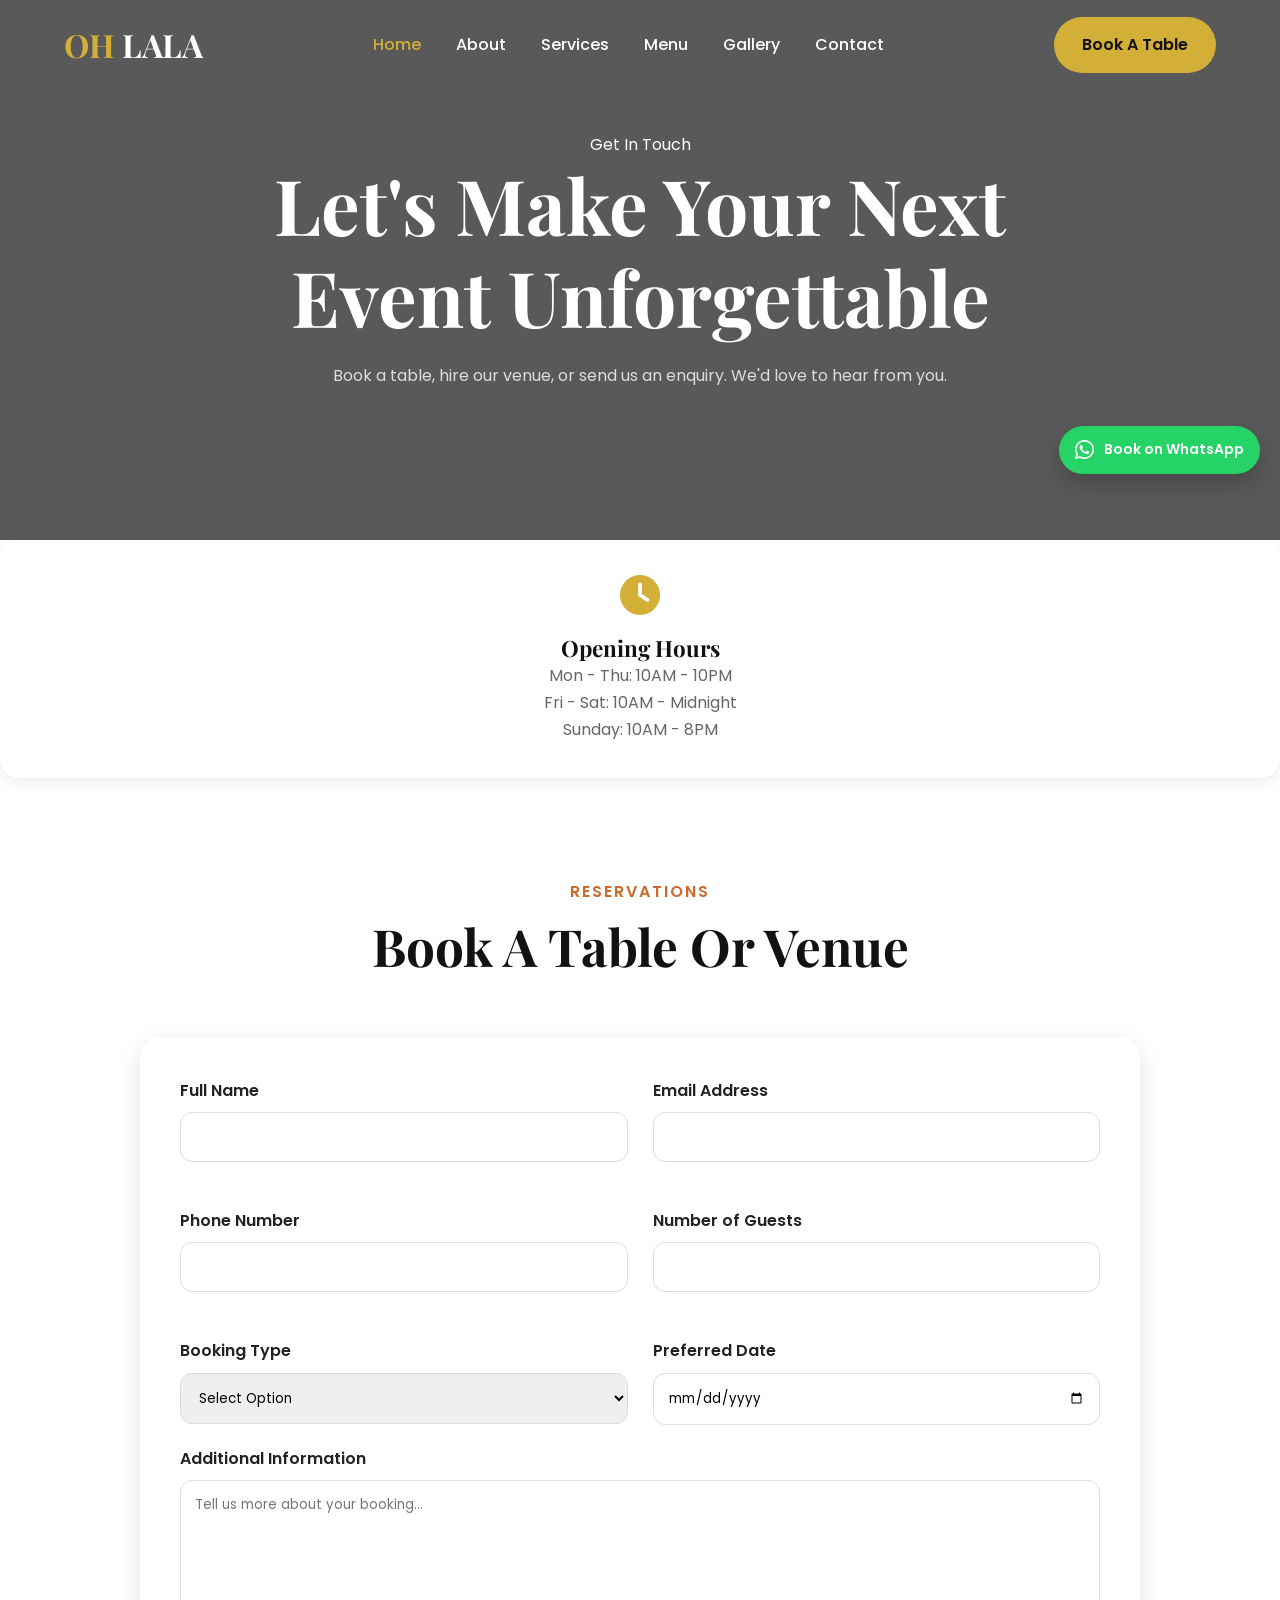
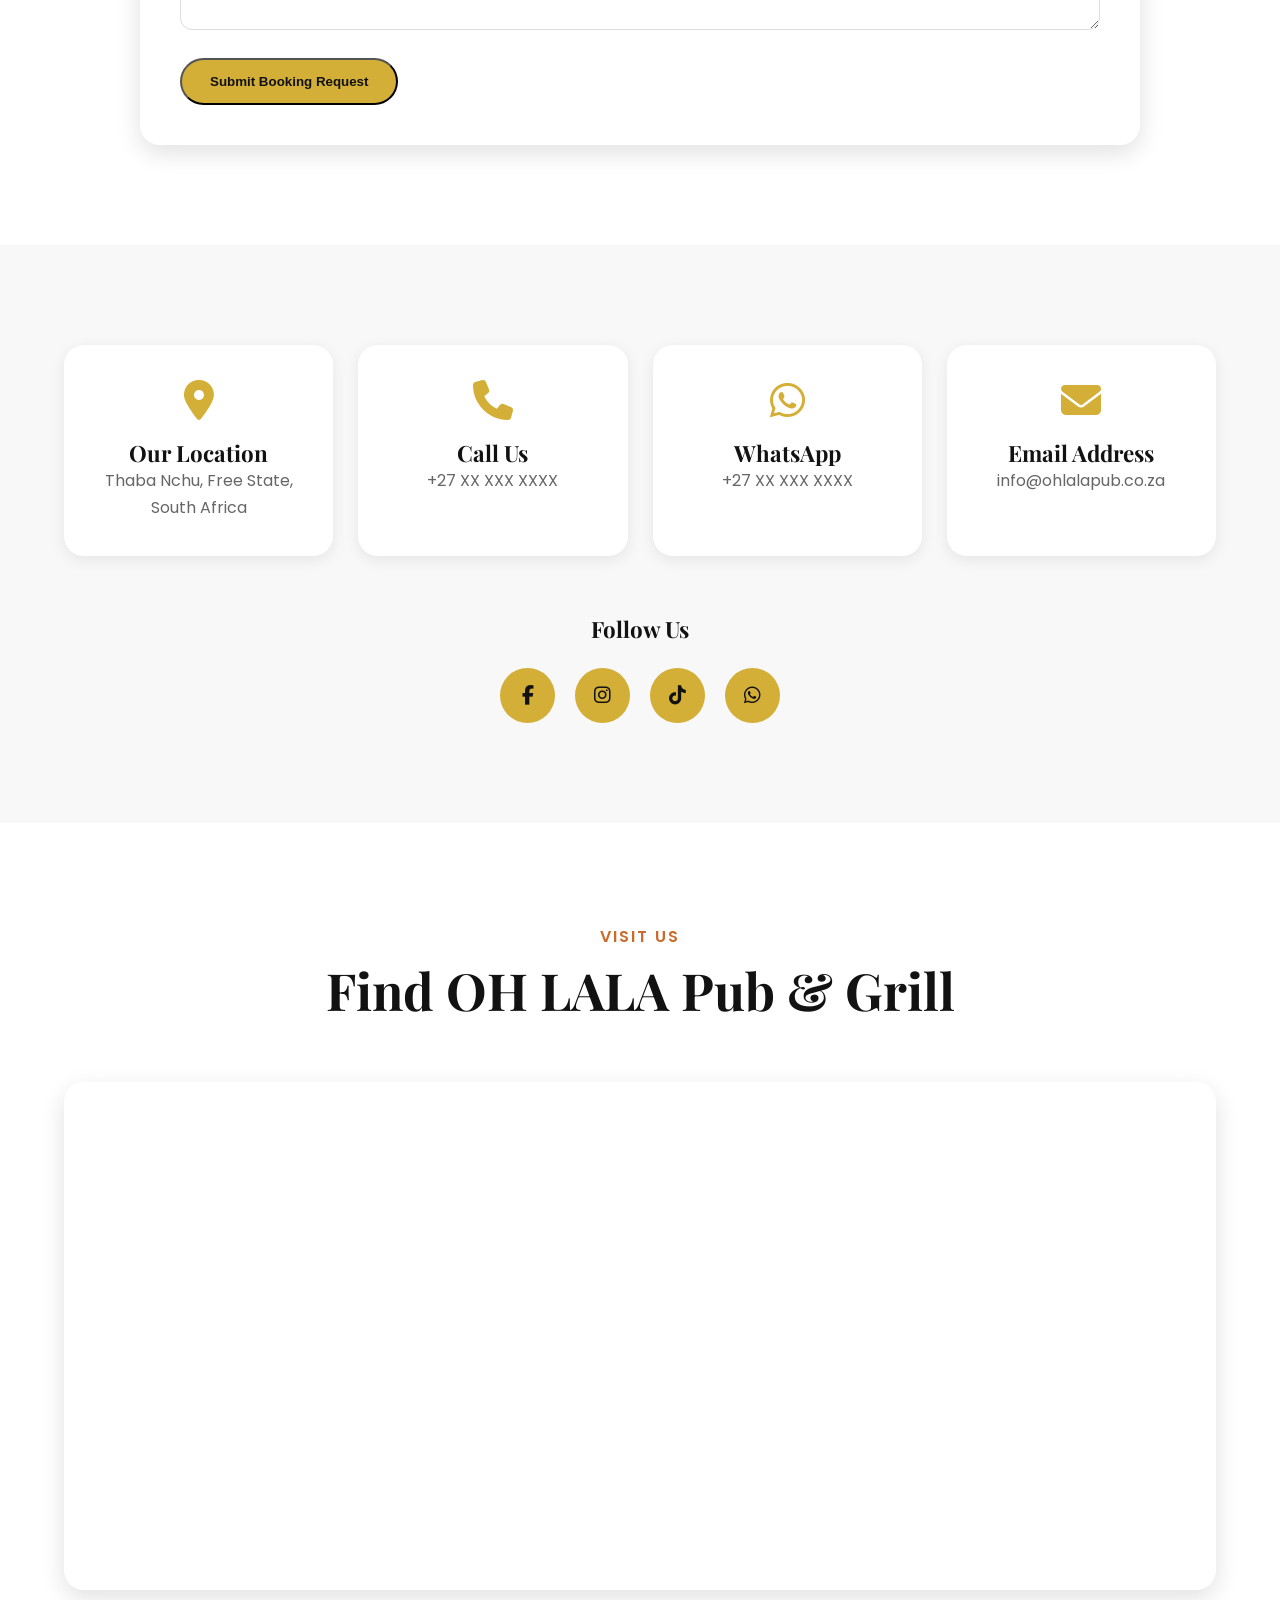
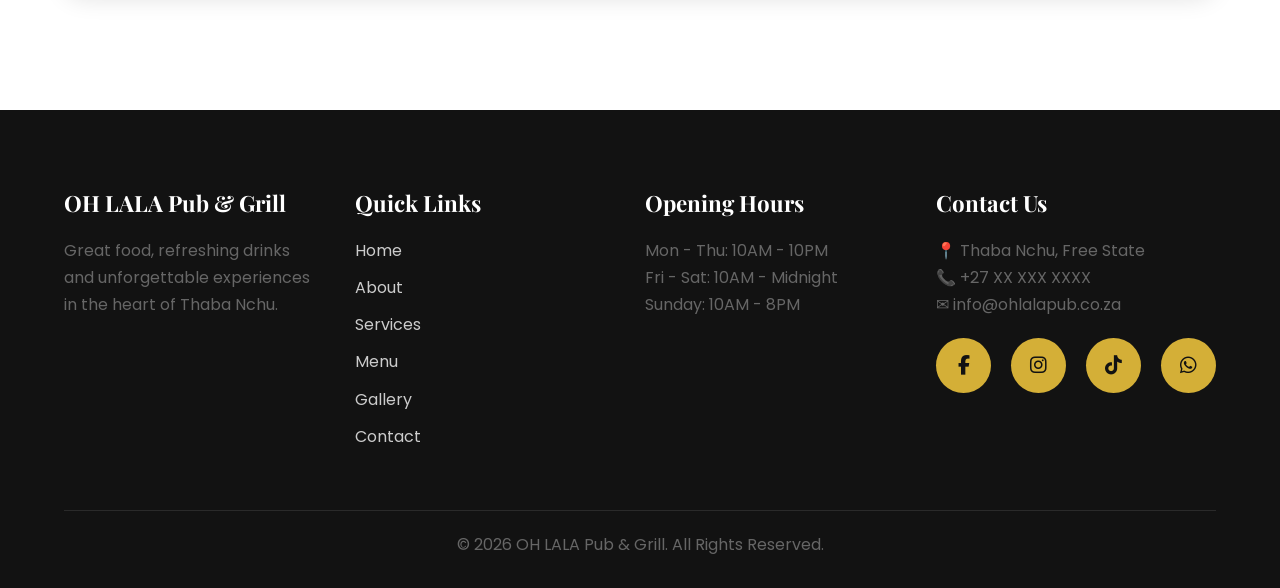
<file: contact.html>
<!doctype html>
<html lang="en">
  <head>
    <meta charset="UTF-8" />
    <meta name="viewport" content="width=device-width, initial-scale=1.0" />
    <title>OH LALA | Contact US</title>
    <link rel="stylesheet" href="css/styles.css" />

    <link rel="preconnect" href="https://fonts.googleapis.com" />
    <link rel="preconnect" href="https://fonts.gstatic.com" crossorigin />

    <link
      rel="stylesheet"
      href="https://cdnjs.cloudflare.com/ajax/libs/font-awesome/6.6.0/css/all.min.css"
    />
  </head>
  <body>
    <!-- Header -->
    <header class="header" id="header">
      <nav class="navbar container">
        <!-- Logo -->
        <a href="index.html" class="logo"> <span>OH</span> LALA </a>

        <!-- Desktop Navigation -->
        <ul class="nav-links">
          <li><a href="index.html" class="active">Home</a></li>
          <li><a href="about.html">About</a></li>
          <li><a href="services.html">Services</a></li>
          <li><a href="menu.html">Menu</a></li>
          <li><a href="gallery.html">Gallery</a></li>
          <li><a href="contact.html">Contact</a></li>
        </ul>

        <!-- CTA -->
        <a href="contact.html" class="btn btn-primary"> Book A Table </a>

        <!-- Mobile Menu -->
        <div class="hamburger" id="hamburger">
          <span></span>
          <span></span>
          <span></span>
        </div>
      </nav>

      <!-- Mobile Menu -->
      <div class="mobile-menu" id="mobileMenu">
        <a href="index.html">Home</a>
        <a href="about.html">About</a>
        <a href="services.html">Services</a>
        <a href="menu.html">Menu</a>
        <a href="gallery.html">Gallery</a>
        <a href="contact.html">Contact</a>

        <a href="contact.html" class="btn btn-primary mobile-btn">
          Book A Table
        </a>
      </div>
    </header>

    <!-- CONTACT HERO -->
    <section class="page-hero contact-hero">
      <div class="hero-overlay"></div>

      <div class="container">
        <div class="page-hero-content">
          <span>Get In Touch</span>

          <h1>Let's Make Your Next Event Unforgettable</h1>

          <p>
            Book a table, hire our venue, or send us an enquiry. We'd love to
            hear from you.
          </p>
        </div>
      </div>
    </section>

    <!-- Quick Actions -->
    <!-- <div class="quick-actions">
      <a href="tel:+27XXXXXXXXX" class="btn btn-primary"> Call Now </a>

      <a href="https://wa.me/27XXXXXXXXX" class="btn btn-secondary">
        WhatsApp Us
      </a>
    </div> -->

    <!-- Operating Hours -->

    <div class="contact-card">
      <i class="fas fa-clock"></i>

      <h3>Opening Hours</h3>

      <p>Mon - Thu: 10AM - 10PM</p>
      <p>Fri - Sat: 10AM - Midnight</p>
      <p>Sunday: 10AM - 8PM</p>
    </div>

    <!-- BOOKING SECTION -->
    <section class="booking-section section">
      <div class="container">
        <div class="section-header">
          <span>Reservations</span>

          <h2>Book A Table Or Venue</h2>
        </div>

        <form class="booking-form">
          <div class="form-grid">
            <div class="form-group">
              <label>Full Name</label>
              <input type="text" required />
            </div>

            <div class="form-group">
              <label>Email Address</label>
              <input type="email" required />
            </div>

            <div class="form-group">
              <label>Phone Number</label>
              <input type="tel" required />
            </div>

            <div class="form-group">
              <label>Number of Guests</label>
              <input type="number" min="1" />
            </div>

            <div class="form-group">
              <label>Booking Type</label>

              <select required>
                <option>Select Option</option>
                <option>Table Reservation</option>
                <option>Venue Hire</option>
                <option>Birthday Celebration</option>
                <option>Baby Shower</option>
                <option>Corporate Event</option>
                <option>Private Function</option>
              </select>
            </div>

            <div class="form-group">
              <label>Preferred Date</label>
              <input type="date" />
            </div>
          </div>

          <div class="form-group">
            <label>Additional Information</label>

            <textarea
              rows="6"
              placeholder="Tell us more about your booking..."
            ></textarea>
          </div>

          <button type="submit" class="btn btn-primary">
            Submit Booking Request
          </button>
        </form>
      </div>
    </section>

    <!-- CONTACT INFO -->
    <section class="contact-info section">
      <div class="container">
        <div class="contact-grid">
          <!-- Contact Details -->
          <div class="contact-card">
            <i class="fas fa-map-marker-alt"></i>

            <h3>Our Location</h3>

            <p>Thaba Nchu, Free State, South Africa</p>
          </div>

          <div class="contact-card">
            <i class="fas fa-phone"></i>

            <h3>Call Us</h3>

            <p>+27 XX XXX XXXX</p>
          </div>

          <div class="contact-card">
            <i class="fab fa-whatsapp"></i>

            <h3>WhatsApp</h3>

            <p>+27 XX XXX XXXX</p>
          </div>

          <div class="contact-card">
            <i class="fas fa-envelope"></i>

            <h3>Email Address</h3>

            <p>info@ohlalapub.co.za</p>
          </div>
        </div>

        <!-- Socials -->

        <div class="social-section">
          <h3>Follow Us</h3>

          <div class="social-icons">
            <a href="#">
              <i class="fab fa-facebook-f"></i>
            </a>

            <a href="#">
              <i class="fab fa-instagram"></i>
            </a>

            <a href="#">
              <i class="fab fa-tiktok"></i>
            </a>

            <a href="#">
              <i class="fab fa-whatsapp"></i>
            </a>
          </div>
        </div>
      </div>
    </section>

    <!-- GOOGLE MAP -->
    <section class="map-section">
      <div class="container">
        <div class="section-header">
          <span>Visit Us</span>

          <h2>Find OH LALA Pub & Grill</h2>
        </div>

        <div class="map-container">
          <iframe
            src="https://www.google.com/maps/embed?pb="
            loading="lazy"
            allowfullscreen
          >
          </iframe>
        </div>
      </div>
    </section>

    <!-- WhatsApp Floating Button -->
    <a
      href="https://wa.me/27XXXXXXXXX"
      class="whatsapp-float"
      target="_blank"
      aria-label="Chat on WhatsApp"
    >
      <i class="fab fa-whatsapp"></i>
      <span>Book on WhatsApp</span>
    </a>
    <!-- Footer -->
    <footer class="footer">
      <div class="container">
        <div class="footer-grid">
          <!-- Column 1 -->
          <div>
            <h3>OH LALA Pub & Grill</h3>

            <p>
              Great food, refreshing drinks and unforgettable experiences in the
              heart of Thaba Nchu.
            </p>
          </div>

          <!-- Column 2 -->
          <div>
            <h3>Quick Links</h3>

            <a href="index.html">Home</a>
            <a href="about.html">About</a>
            <a href="services.html">Services</a>
            <a href="menu.html">Menu</a>
            <a href="gallery.html">Gallery</a>
            <a href="contact.html">Contact</a>
          </div>

          <!-- Column 3 -->
          <div>
            <h3>Opening Hours</h3>

            <p>Mon - Thu: 10AM - 10PM</p>
            <p>Fri - Sat: 10AM - Midnight</p>
            <p>Sunday: 10AM - 8PM</p>
          </div>

          <!-- Column 4 -->
          <div>
            <h3>Contact Us</h3>

            <p>📍 Thaba Nchu, Free State</p>
            <p>📞 +27 XX XXX XXXX</p>
            <p>✉ info@ohlalapub.co.za</p>

            <div class="social-icons">
              <a href="#">
                <i class="fab fa-facebook-f"></i>
              </a>

              <a href="#">
                <i class="fab fa-instagram"></i>
              </a>

              <a href="#">
                <i class="fab fa-tiktok"></i>
              </a>

              <a href="#">
                <i class="fab fa-whatsapp"></i>
              </a>
            </div>
          </div>
        </div>

        <div class="footer-bottom">
          <p>© 2026 OH LALA Pub & Grill. All Rights Reserved.</p>
        </div>
      </div>
    </footer>

    <script src="js/script.js"></script>
  </body>
</html>
</file>
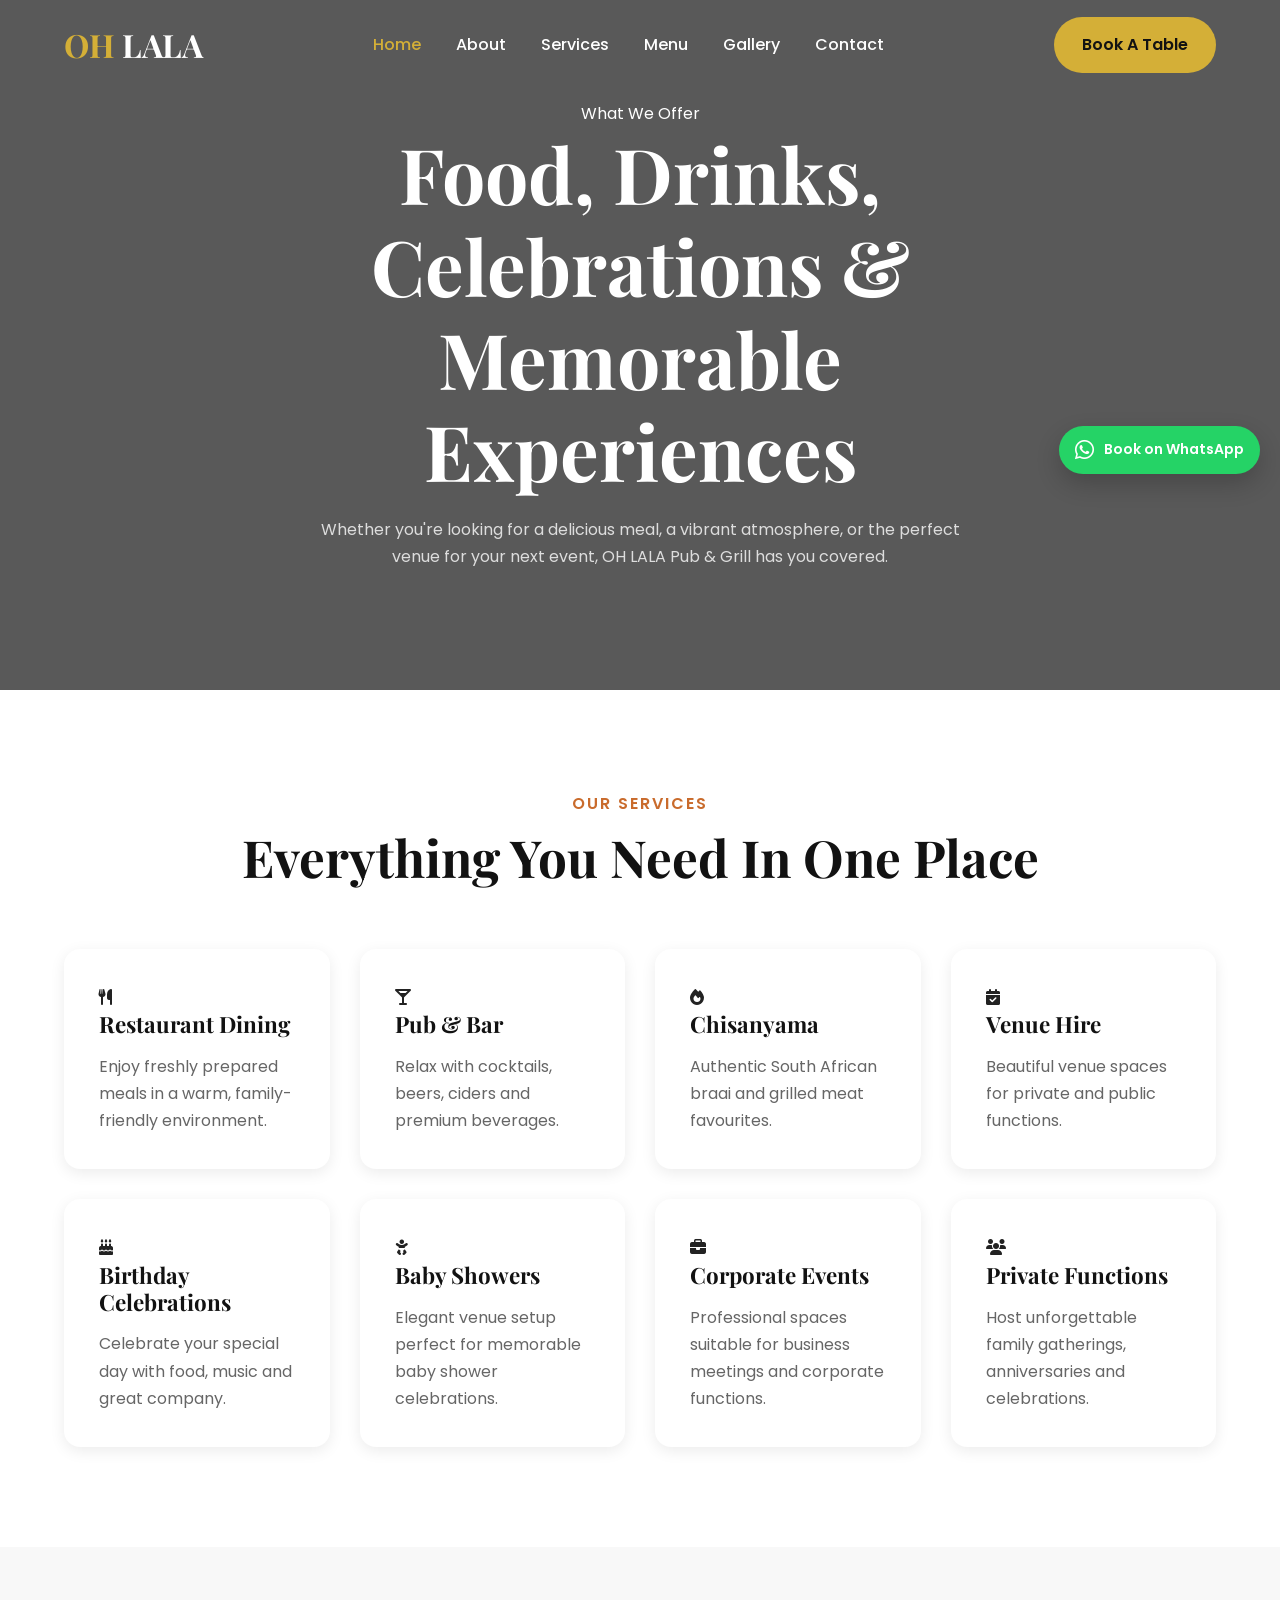
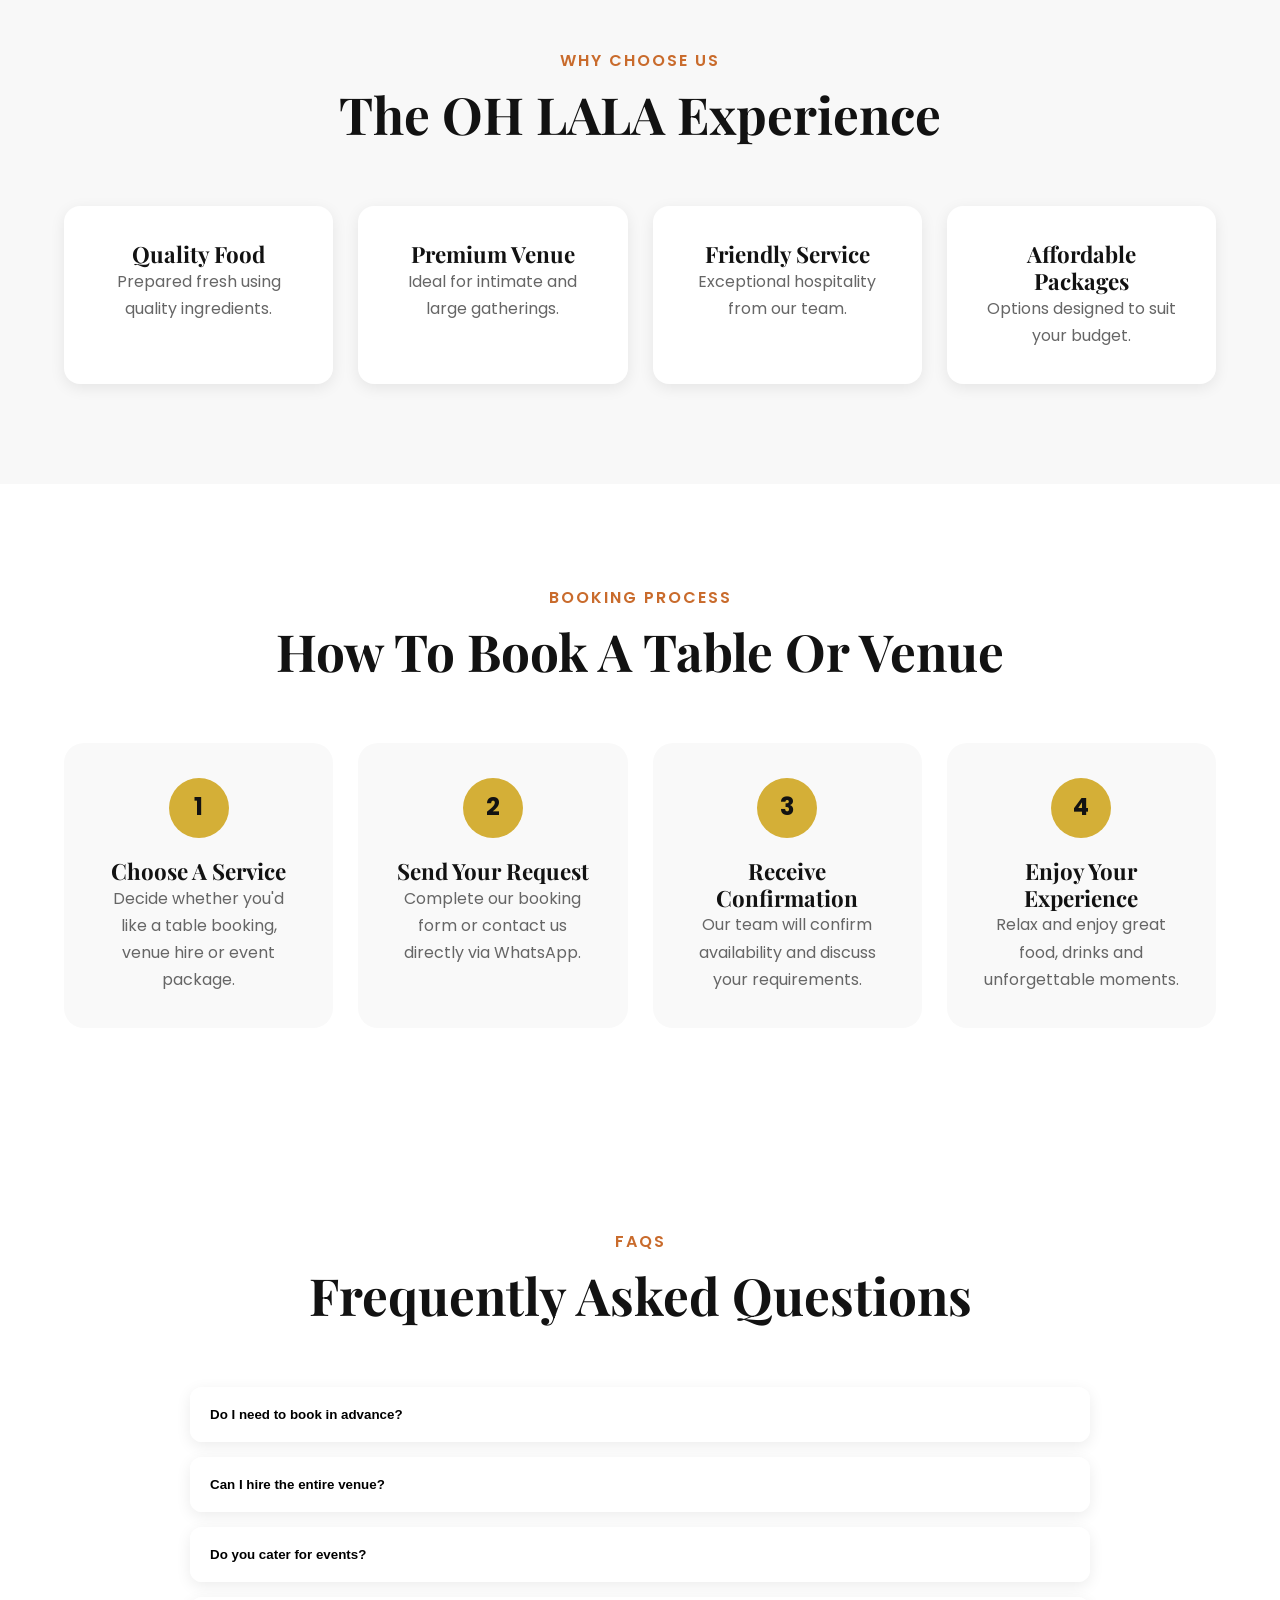
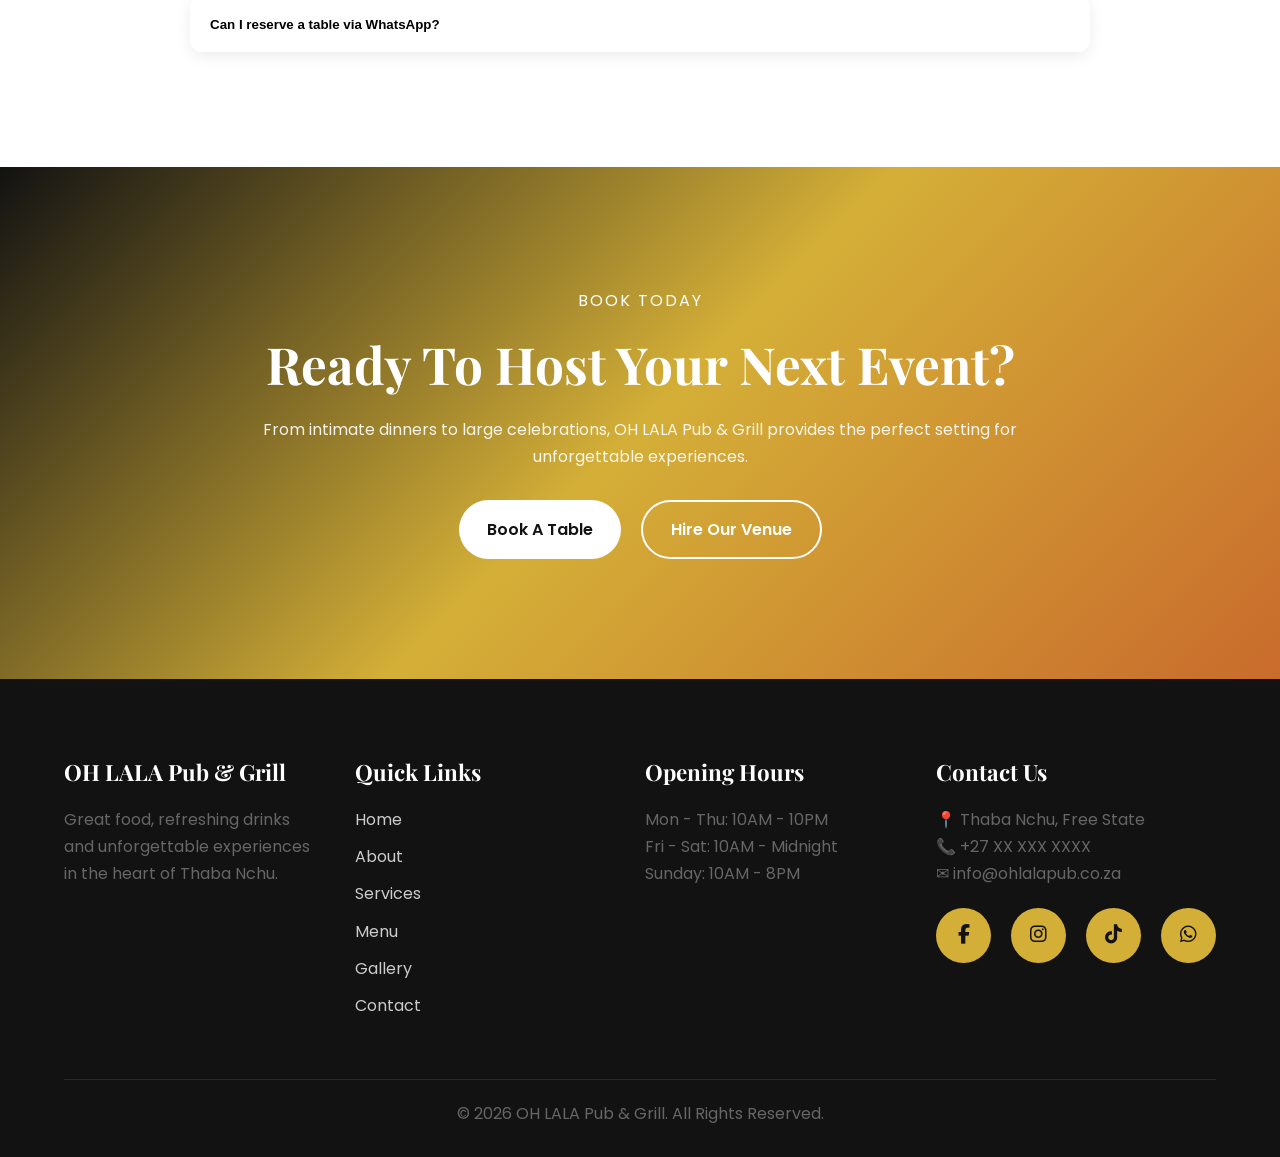
<file: services.html>
<!doctype html>
<html lang="en">
  <head>
    <meta charset="UTF-8" />
    <meta name="viewport" content="width=device-width, initial-scale=1.0" />
    <title>OH LALA | Services</title>
    <link rel="stylesheet" href="css/styles.css" /> 
    <link rel="preconnect" href="https://fonts.googleapis.com" />
    <link rel="preconnect" href="https://fonts.gstatic.com" crossorigin />

    <link
      rel="stylesheet"
      href="https://cdnjs.cloudflare.com/ajax/libs/font-awesome/6.6.0/css/all.min.css"
    />
  </head>
  <body>
    <!-- Header -->
    <header class="header" id="header">
      <nav class="navbar container">
        <!-- Logo -->
        <a href="index.html" class="logo"> <span>OH</span> LALA </a>

        <!-- Desktop Navigation -->
        <ul class="nav-links">
          <li><a href="index.html" class="active">Home</a></li>
          <li><a href="about.html">About</a></li>
          <li><a href="services.html">Services</a></li>
          <li><a href="menu.html">Menu</a></li>
          <li><a href="gallery.html">Gallery</a></li>
          <li><a href="contact.html">Contact</a></li>
        </ul>

        <!-- CTA -->
        <a href="contact.html" class="btn btn-primary"> Book A Table </a>

        <!-- Mobile Menu -->
        <div class="hamburger" id="hamburger">
          <span></span>
          <span></span>
          <span></span>
        </div>
      </nav>

      <!-- Mobile Menu -->
      <div class="mobile-menu" id="mobileMenu">
        <a href="index.html">Home</a>
        <a href="about.html">About</a>
        <a href="services.html">Services</a>
        <a href="menu.html">Menu</a>
        <a href="gallery.html">Gallery</a>
        <a href="contact.html">Contact</a>

        <a href="contact.html" class="btn btn-primary mobile-btn">
          Book A Table
        </a>
      </div>
    </header>
    <!-- SERVICES HERO -->
    <section class="page-hero services-hero">
      <div class="hero-overlay"></div>

      <div class="container">
        <div class="page-hero-content">
          <span>What We Offer</span>

          <h1>Food, Drinks, Celebrations & Memorable Experiences</h1>

          <p>
            Whether you're looking for a delicious meal, a vibrant atmosphere,
            or the perfect venue for your next event, OH LALA Pub & Grill has
            you covered.
          </p>
        </div>
      </div>
    </section>
    <!-- FULL SERVICES -->
    <section class="full-services section">
      <div class="container">
        <div class="section-header">
          <span>Our Services</span>
          <h2>Everything You Need In One Place</h2>
        </div>

        <div class="services-grid">
          <div class="service-card">
            <i class="fas fa-utensils"></i>
            <h3>Restaurant Dining</h3>
            <p>
              Enjoy freshly prepared meals in a warm, family-friendly
              environment.
            </p>
          </div>

          <div class="service-card">
            <i class="fas fa-glass-martini-alt"></i>
            <h3>Pub & Bar</h3>
            <p>Relax with cocktails, beers, ciders and premium beverages.</p>
          </div>

          <div class="service-card">
            <i class="fas fa-fire"></i>
            <h3>Chisanyama</h3>
            <p>Authentic South African braai and grilled meat favourites.</p>
          </div>

          <div class="service-card">
            <i class="fas fa-calendar-check"></i>
            <h3>Venue Hire</h3>
            <p>Beautiful venue spaces for private and public functions.</p>
          </div>

          <div class="service-card">
            <i class="fas fa-birthday-cake"></i>
            <h3>Birthday Celebrations</h3>
            <p>
              Celebrate your special day with food, music and great company.
            </p>
          </div>

          <div class="service-card">
            <i class="fas fa-baby"></i>
            <h3>Baby Showers</h3>
            <p>
              Elegant venue setup perfect for memorable baby shower
              celebrations.
            </p>
          </div>

          <div class="service-card">
            <i class="fas fa-briefcase"></i>
            <h3>Corporate Events</h3>
            <p>
              Professional spaces suitable for business meetings and corporate
              functions.
            </p>
          </div>

          <div class="service-card">
            <i class="fas fa-users"></i>
            <h3>Private Functions</h3>
            <p>
              Host unforgettable family gatherings, anniversaries and
              celebrations.
            </p>
          </div>
        </div>
      </div>
    </section>

    <section class="why-services section">
      <div class="container">
        <div class="section-header">
          <span>Why Choose Us</span>
          <h2>The OH LALA Experience</h2>
        </div>

        <div class="why-grid">
          <div class="why-card">
            <h3>Quality Food</h3>
            <p>Prepared fresh using quality ingredients.</p>
          </div>

          <div class="why-card">
            <h3>Premium Venue</h3>
            <p>Ideal for intimate and large gatherings.</p>
          </div>

          <div class="why-card">
            <h3>Friendly Service</h3>
            <p>Exceptional hospitality from our team.</p>
          </div>

          <div class="why-card">
            <h3>Affordable Packages</h3>
            <p>Options designed to suit your budget.</p>
          </div>
        </div>
      </div>
    </section>
    <!-- BOOKING PROCESS -->
    <section class="booking-process section">
      <div class="container">
        <div class="section-header">
          <span>Booking Process</span>
          <h2>How To Book A Table Or Venue</h2>
        </div>

        <div class="process-grid">
          <div class="step-card">
            <div class="step-number">1</div>

            <h3>Choose A Service</h3>

            <p>
              Decide whether you'd like a table booking, venue hire or event
              package.
            </p>
          </div>

          <div class="step-card">
            <div class="step-number">2</div>

            <h3>Send Your Request</h3>

            <p>
              Complete our booking form or contact us directly via WhatsApp.
            </p>
          </div>

          <div class="step-card">
            <div class="step-number">3</div>

            <h3>Receive Confirmation</h3>

            <p>
              Our team will confirm availability and discuss your requirements.
            </p>
          </div>

          <div class="step-card">
            <div class="step-number">4</div>

            <h3>Enjoy Your Experience</h3>

            <p>Relax and enjoy great food, drinks and unforgettable moments.</p>
          </div>
        </div>
      </div>
    </section>

    <!-- FAQ -->
    <section class="faq-section section">
      <div class="container">
        <div class="section-header">
          <span>FAQs</span>
          <h2>Frequently Asked Questions</h2>
        </div>

        <div class="faq-container">
          <div class="faq-item">
            <button class="faq-question">Do I need to book in advance?</button>

            <div class="faq-answer">
              <p>
                We recommend booking in advance, especially for weekends and
                events.
              </p>
            </div>
          </div>

          <div class="faq-item">
            <button class="faq-question">Can I hire the entire venue?</button>

            <div class="faq-answer">
              <p>Yes, private venue hire options are available.</p>
            </div>
          </div>

          <div class="faq-item">
            <button class="faq-question">Do you cater for events?</button>

            <div class="faq-answer">
              <p>Yes, catering packages can be arranged.</p>
            </div>
          </div>

          <div class="faq-item">
            <button class="faq-question">
              Can I reserve a table via WhatsApp?
            </button>

            <div class="faq-answer">
              <p>
                Absolutely. Our WhatsApp booking service is available daily.
              </p>
            </div>
          </div>
        </div>
      </div>
    </section>

    <!-- CTA -->
    <section class="services-cta">
      <div class="container">
        <div class="services-cta-content">
          <span>Book Today</span>

          <h2>Ready To Host Your Next Event?</h2>

          <p>
            From intimate dinners to large celebrations, OH LALA Pub & Grill
            provides the perfect setting for unforgettable experiences.
          </p>

          <div class="cta-buttons">
            <a href="contact.html" class="btn btn-light"> Book A Table </a>

            <a href="contact.html" class="btn btn-outline-light">
              Hire Our Venue
            </a>
          </div>
        </div>
      </div>
    </section>

    <!-- WhatsApp Floating Button -->
    <a
      href="https://wa.me/27XXXXXXXXX"
      class="whatsapp-float"
      target="_blank"
      aria-label="Chat on WhatsApp"
    >
      <i class="fab fa-whatsapp"></i>
      <span>Book on WhatsApp</span>
    </a>
    <!-- Footer -->
    <footer class="footer">
      <div class="container">
        <div class="footer-grid">
          <!-- Column 1 -->
          <div>
            <h3>OH LALA Pub & Grill</h3>

            <p>
              Great food, refreshing drinks and unforgettable experiences in the
              heart of Thaba Nchu.
            </p>
          </div>

          <!-- Column 2 -->
          <div>
            <h3>Quick Links</h3>

            <a href="index.html">Home</a>
            <a href="about.html">About</a>
            <a href="services.html">Services</a>
            <a href="menu.html">Menu</a>
            <a href="gallery.html">Gallery</a>
            <a href="contact.html">Contact</a>
          </div>

          <!-- Column 3 -->
          <div>
            <h3>Opening Hours</h3>

            <p>Mon - Thu: 10AM - 10PM</p>
            <p>Fri - Sat: 10AM - Midnight</p>
            <p>Sunday: 10AM - 8PM</p>
          </div>

          <!-- Column 4 -->
          <div>
            <h3>Contact Us</h3>

            <p>📍 Thaba Nchu, Free State</p>
            <p>📞 +27 XX XXX XXXX</p>
            <p>✉ info@ohlalapub.co.za</p>

            <div class="social-icons">
              <a href="#">
                <i class="fab fa-facebook-f"></i>
              </a>

              <a href="#">
                <i class="fab fa-instagram"></i>
              </a>

              <a href="#">
                <i class="fab fa-tiktok"></i>
              </a>

              <a href="#">
                <i class="fab fa-whatsapp"></i>
              </a>
            </div>
          </div>
        </div>

        <div class="footer-bottom">
          <p>© 2026 OH LALA Pub & Grill. All Rights Reserved.</p>
        </div>
      </div>
    </footer>

    <script src="js/script.js"></script>
  </body>
</html>
</file>
<file: css/styles.css>
/* ===================================
   GOOGLE FONTS
=================================== */
@import url("https://fonts.googleapis.com/css2?family=Playfair+Display:wght@500;600;700;800&family=Poppins:wght@300;400;500;600;700&display=swap");

/* ===================================
   CSS VARIABLES
=================================== */
:root {
  /* Colors */
  --primary: #d4af37;
  --secondary: #c96b2c;
  --dark: #121212;
  --dark-light: #1d1d1d;
  --white: #ffffff;
  --gray: #f5f5f5;
  --text: #666666;

  /* Typography */
  --heading-font: "Playfair Display", serif;
  --body-font: "Poppins", sans-serif;

  /* Shadows */
  --shadow-sm: 0 4px 15px rgba(0, 0, 0, 0.08);
  --shadow-md: 0 8px 25px rgba(0, 0, 0, 0.12);
  --shadow-lg: 0 15px 40px rgba(0, 0, 0, 0.15);

  /* Radius */
  --radius: 16px;
  --radius-lg: 24px;

  /* Container */
  --container: 1200px;

  /* Transition */
  --transition: all 0.35s ease;
}

/* ===================================
   RESET
=================================== */
* {
  margin: 0;
  padding: 0;
  box-sizing: border-box;
}

html {
  scroll-behavior: smooth;
}

body {
  font-family: var(--body-font);
  line-height: 1.7;
  background: var(--white);
  color: #222;
  overflow-x: hidden;
}

img {
  width: 100%;
  display: block;
}

ul {
  list-style: none;
}

a {
  text-decoration: none;
}

section {
  padding: 100px 0;
}

.container {
  width: min(90%, var(--container));
  margin: auto;
}

/* ===================================
   TYPOGRAPHY
=================================== */

h1,
h2,
h3,
h4,
h5 {
  font-family: var(--heading-font);
  line-height: 1.2;
  color: var(--dark);
}

h1 {
  font-size: clamp(2.8rem, 6vw, 5.5rem);
}

h2 {
  font-size: clamp(2rem, 4vw, 3.5rem);
}

h3 {
  font-size: 1.4rem;
}

p {
  color: var(--text);
}

.section-header {
  text-align: center;
  margin-bottom: 60px;
}

.section-header span {
  color: var(--secondary);
  font-weight: 600;
  text-transform: uppercase;
  letter-spacing: 2px;
}

.section-header h2 {
  margin-top: 10px;
}

/* ===================================
   BUTTONS
=================================== */

.btn {
  display: inline-flex;
  align-items: center;
  justify-content: center;
  padding: 14px 28px;
  border-radius: 50px;
  font-weight: 600;
  transition: var(--transition);
  cursor: pointer;
}

.btn-primary {
  background: var(--primary);
  color: var(--dark);
}

.btn-primary:hover {
  background: var(--secondary);
  color: var(--white);
  transform: translateY(-3px);
}

.btn-secondary {
  border: 2px solid var(--white);
  color: var(--white);
}

.btn-secondary:hover {
  background: var(--white);
  color: var(--dark);
}

/* ===================================
   HEADER
=================================== */

.header {
  position: fixed;
  top: 0;
  left: 0;
  width: 100%;
  z-index: 1000;
  transition: 0.4s ease;
}

.header.scrolled {
  background: rgba(18, 18, 18, 0.95);
  backdrop-filter: blur(10px);
  box-shadow: var(--shadow-md);
}

.navbar {
  display: flex;
  justify-content: space-between;
  align-items: center;
  height: 90px;
}

.logo {
  font-family: var(--heading-font);
  font-size: 2rem;
  font-weight: 700;
  color: var(--white);
}

.logo span {
  color: var(--primary);
}

.nav-links {
  display: flex;
  gap: 35px;
}

.nav-links a {
  color: var(--white);
  font-weight: 500;
  transition: var(--transition);
  position: relative;
}

.nav-links a:hover,
.nav-links a.active {
  color: var(--primary);
}

.nav-links a::after {
  content: "";
  position: absolute;
  width: 0;
  height: 2px;
  background: var(--primary);
  left: 0;
  bottom: -5px;
  transition: 0.3s;
}

.nav-links a:hover::after {
  width: 100%;
}

/* ===================================
   MOBILE MENU
=================================== */

.hamburger {
  display: none;
  flex-direction: column;
  cursor: pointer;
}

.hamburger span {
  width: 28px;
  height: 3px;
  margin: 3px;
  background: white;
}

.mobile-menu {
  position: fixed;
  top: 90px;
  right: -100%;
  width: 280px;
  height: 100vh;
  background: var(--dark);
  display: flex;
  flex-direction: column;
  padding: 40px;
  gap: 20px;
  transition: 0.4s;
}

.mobile-menu.active {
  right: 0;
}

.mobile-menu a {
  color: white;
  font-size: 1.1rem;
}

/* ===================================
   HERO SECTION
=================================== */

.hero {
  min-height: 100vh;
  position: relative;
  display: flex;
  align-items: center;
  background: url("https://images.unsplash.com/photo-1517248135467-4c7edcad34c4?auto=format&fit=crop&w=2000&q=80")
    center/cover;
}

.hero-overlay {
  position: absolute;
  inset: 0;
  background: rgba(0, 0, 0, 0.65);
}

.hero-content {
  position: relative;
  z-index: 2;
  color: white;
  text-align: center;
}

.hero-tag {
  display: inline-block;
  background: rgba(212, 175, 55, 0.2);
  color: var(--primary);
  padding: 10px 20px;
  border-radius: 50px;
  margin-bottom: 25px;
}

.hero h1 {
  color: white;
  max-width: 900px;
  margin: auto;
}

.hero p {
  color: #ddd;
  max-width: 700px;
  margin: 25px auto;
  font-size: 1.1rem;
}

.hero-buttons {
  display: flex;
  justify-content: center;
  gap: 15px;
  margin-top: 30px;
  flex-wrap: wrap;
}

/* ===================================
   HERO STATS
=================================== */

.hero-stats {
  display: grid;
  grid-template-columns: repeat(3, 1fr);
  gap: 20px;
  margin-top: 70px;
}

.stat-card {
  background: rgba(255, 255, 255, 0.08);
  backdrop-filter: blur(10px);
  border: 1px solid rgba(255, 255, 255, 0.15);
  border-radius: var(--radius);
  padding: 25px;
}

.stat-card h3 {
  color: var(--primary);
  font-size: 2rem;
}

.stat-card p {
  color: white;
}

/* ===================================
   FEATURES
=================================== */

.features {
  background: var(--gray);
}

.features-grid {
  display: grid;
  grid-template-columns: repeat(auto-fit, minmax(250px, 1fr));
  gap: 30px;
}

.feature-card {
  background: white;
  padding: 35px;
  border-radius: var(--radius);
  box-shadow: var(--shadow-sm);
  transition: var(--transition);
  text-align: center;
}

.feature-card:hover {
  transform: translateY(-10px);
  box-shadow: var(--shadow-lg);
}

.feature-card i {
  font-size: 2.5rem;
  color: var(--secondary);
  margin-bottom: 20px;
}

/* ===================================
   ABOUT PREVIEW
=================================== */

.about-grid {
  display: grid;
  grid-template-columns: 1fr 1fr;
  gap: 60px;
  align-items: center;
}

.about-image img {
  border-radius: var(--radius-lg);
  box-shadow: var(--shadow-lg);
}

.about-content span {
  color: var(--secondary);
  font-weight: 600;
}

.about-content h2 {
  margin: 15px 0;
}

.about-content p {
  margin-bottom: 20px;
}

/* ===================================
   SERVICES
=================================== */

.services-preview {
  background: var(--gray);
}

.services-grid {
  display: grid;
  grid-template-columns: repeat(auto-fit, minmax(260px, 1fr));
  gap: 30px;
}

.service-card {
  background: white;
  padding: 35px;
  border-radius: var(--radius);
  box-shadow: var(--shadow-sm);
  transition: var(--transition);
}

.service-card:hover {
  transform: translateY(-8px);
  border-bottom: 4px solid var(--primary);
}

.service-card h3 {
  margin-bottom: 15px;
}

/* ===================================
   GENERAL CARD DESIGN
=================================== */

.card {
  background: white;
  border-radius: var(--radius);
  overflow: hidden;
  box-shadow: var(--shadow-sm);
  transition: var(--transition);
}

.card:hover {
  transform: translateY(-8px);
  box-shadow: var(--shadow-lg);
}

/* ===================================
   ANIMATIONS
=================================== */

.fade-up {
  opacity: 0;
  transform: translateY(40px);
  transition: 0.8s ease;
}

.fade-up.show {
  opacity: 1;
  transform: translateY(0);
}

@keyframes float {
  0% {
    transform: translateY(0);
  }
  50% {
    transform: translateY(-10px);
  }
  100% {
    transform: translateY(0);
  }
}

.float {
  animation: float 3s infinite ease-in-out;
}

/* SIGNATURE DISHES */
.dishes-grid {
  display: grid;
  grid-template-columns: repeat(auto-fit, minmax(320px, 1fr));
  gap: 30px;
}

.dish-card {
  background: #fff;
  border-radius: 16px;
  overflow: hidden;
  box-shadow: var(--shadow-sm);
  transition: 0.4s;
}

.dish-card:hover {
  transform: translateY(-10px);
}

.dish-card img {
  height: 250px;
  object-fit: cover;
}

.dish-content {
  padding: 25px;
}

.dish-footer {
  display: flex;
  justify-content: space-between;
  margin-top: 20px;
  font-weight: 600;
}

/* TESTIMONIALS */
.testimonials {
  background: #f8f8f8;
}

.testimonial-grid {
  display: grid;
  grid-template-columns: repeat(auto-fit, minmax(300px, 1fr));
  gap: 30px;
}

.testimonial-card {
  background: #fff;
  padding: 35px;
  border-radius: 16px;
  box-shadow: var(--shadow-sm);
}

.stars {
  color: gold;
  font-size: 1.2rem;
  margin-bottom: 15px;
}

/* GALLERY */
.gallery-grid {
  display: grid;
  grid-template-columns: repeat(4, 1fr);
  gap: 20px;
}

.gallery-grid img {
  height: 280px;
  object-fit: cover;
  border-radius: 16px;
  transition: 0.4s;
}

.gallery-grid img:hover {
  transform: scale(1.05);
}

.gallery-btn {
  text-align: center;
  margin-top: 40px;
}

/* CTA */
.booking-cta {
  position: relative;
  background: url("https://images.unsplash.com/photo-1552566626-52f8b828add9")
    center/cover;
  padding: 120px 0;
}

.cta-overlay {
  position: absolute;
  inset: 0;
  background: rgba(0, 0, 0, 0.75);
}

.cta-content {
  position: relative;
  z-index: 2;
  text-align: center;
  color: white;
}

.cta-content h2 {
  color: white;
  margin: 20px 0;
}

.cta-content p {
  color: #ddd;
  max-width: 700px;
  margin: auto;
}

.cta-buttons {
  display: flex;
  justify-content: center;
  gap: 20px;
  margin-top: 30px;
}

.social-icons {
  display: flex;
  gap: 15px;
  margin-top: 20px;
}

.social-icons a {
  width: 40px;
  height: 40px;
  display: flex;
  align-items: center;
  justify-content: center;
  background: rgba(255, 255, 255, 0.1);
  border-radius: 50%;
}

/* MOBILE */
@media (max-width: 768px) {
  .gallery-grid {
    grid-template-columns: repeat(2, 1fr);
  }

  .cta-buttons {
    flex-direction: column;
  }
}

/* ===================================
   FOOTER
=================================== */

.footer {
  background: var(--dark);
  color: white;
  padding: 80px 0 30px;
}

.footer-grid {
  display: grid;
  grid-template-columns: repeat(4, 1fr);
  gap: 40px;
}

.footer h3 {
  color: white;
  margin-bottom: 20px;
}

.footer a {
  color: #ccc;
  display: block;
  margin-bottom: 10px;
}

.footer a:hover {
  color: var(--primary);
}

.footer-bottom {
  border-top: 1px solid rgba(255, 255, 255, 0.1);
  margin-top: 50px;
  padding-top: 20px;
  text-align: center;
}

/* ===================================
   RESPONSIVE
=================================== */

@media (max-width: 992px) {
  .about-grid {
    grid-template-columns: 1fr;
  }

  .footer-grid {
    grid-template-columns: repeat(2, 1fr);
  }
}

@media (max-width: 768px) {
  .nav-links {
    display: none;
  }

  .hamburger {
    display: flex;
  }

  .navbar .btn {
    display: none;
  }

  .hero-stats {
    grid-template-columns: 1fr;
  }

  .footer-grid {
    grid-template-columns: 1fr;
  }

  section {
    padding: 80px 0;
  }
}

@media (max-width: 480px) {
  h1 {
    font-size: 2.5rem;
  }

  h2 {
    font-size: 2rem;
  }

  .hero-buttons {
    flex-direction: column;
  }

  .btn {
    width: 100%;
  }
}

/* ===================================
   WHATSAPP FLOATING BUTTON
=================================== */

.whatsapp-float {
  position: fixed;
  right: 20px;
  top: 50%;
  transform: translateY(-50%);
  z-index: 9999;

  display: flex;
  align-items: center;
  gap: 10px;

  background: #25d366;
  color: white;

  padding: 12px 16px;
  border-radius: 50px;

  box-shadow: 0 10px 25px rgba(0, 0, 0, 0.2);
  text-decoration: none;

  transition: all 0.3s ease;
  animation: pulse 2s infinite;
}

/* Icon */
.whatsapp-float i {
  font-size: 22px;
}

/* Text */
.whatsapp-float span {
  font-weight: 600;
  font-size: 14px;
  white-space: nowrap;
}

/* Hover effect */
.whatsapp-float:hover {
  transform: translateY(-50%) scale(1.05);
  background: #1ebe5d;
}

/* Pulse animation */
@keyframes pulse {
  0% {
    box-shadow: 0 0 0 0 rgba(37, 211, 102, 0.5);
  }
  70% {
    box-shadow: 0 0 0 15px rgba(37, 211, 102, 0);
  }
  100% {
    box-shadow: 0 0 0 0 rgba(37, 211, 102, 0);
  }
}

@media (max-width: 768px) {
  .whatsapp-float {
    right: 15px;
    padding: 10px 12px;
  }

  .whatsapp-float span {
    display: none;
  }

  .whatsapp-float i {
    font-size: 26px;
  }
}

/* This Css is optional */
/* .whatsapp-float{
  width:55px;
  overflow:hidden;
}

.whatsapp-float:hover{
  width:190px;
} */

/* PAGE HERO */
.page-hero {
  min-height: 60vh;
  display: flex;
  align-items: center;
  position: relative;
}

.about-hero {
  background: url("https://images.unsplash.com/photo-1514933651103-005eec06c04b")
    center/cover;
}

.page-hero-content {
  position: relative;
  z-index: 2;
  text-align: center;
  color: white;
}

.page-hero-content h1 {
  color: white;
  max-width: 800px;
  margin: auto;
}

.page-hero-content p {
  color: #ddd;
  max-width: 650px;
  margin: 20px auto;
}

/* STORY */
.story-grid {
  display: grid;
  grid-template-columns: 1fr 1fr;
  gap: 60px;
  align-items: center;
}

.story-image img {
  border-radius: 20px;
}

/* MISSION */
.mission-vision {
  background: #f8f8f8;
}

.mv-grid {
  display: grid;
  grid-template-columns: repeat(2, 1fr);
  gap: 30px;
}

.mv-card {
  background: white;
  padding: 40px;
  text-align: center;
  border-radius: 16px;
  box-shadow: var(--shadow-sm);
}

.mv-card i {
  font-size: 2.5rem;
  color: var(--primary);
  margin-bottom: 20px;
}

/* VALUES */
.values-grid {
  display: grid;
  grid-template-columns: repeat(4, 1fr);
  gap: 25px;
}

.value-card {
  padding: 35px;
  background: white;
  text-align: center;
  border-radius: 16px;
  box-shadow: var(--shadow-sm);
}

/* STATS */
.stats-section {
  background: var(--dark);
  padding: 80px 0;
}

.stats-grid {
  display: grid;
  grid-template-columns: repeat(4, 1fr);
  gap: 30px;
}

.stat-box {
  text-align: center;
}

.stat-box h2 {
  color: var(--primary);
}

.stat-box p {
  color: white;
}

/* CTA */
.about-cta {
  position: relative;
  padding: 120px 0;
  background: url("https://images.unsplash.com/photo-1559339352-11d035aa65de")
    center/cover;
}

.about-cta-content {
  text-align: center;
  position: relative;
  z-index: 2;
}

.about-cta-content h2 {
  color: white;
}

.about-cta-content p {
  color: #ddd;
  margin: 20px auto;
}

/* RESPONSIVE */
@media (max-width: 768px) {
  .story-grid,
  .mv-grid,
  .stats-grid,
  .values-grid {
    grid-template-columns: 1fr;
  }
}

/* SERVICES HERO */
.services-hero {
  background: url("https://images.unsplash.com/photo-1514933651103-005eec06c04b")
    center/cover;
}

/* FULL SERVICES */
.full-services {
  background: #fff;
}

/* WHY SECTION */
.why-services {
  background: #f8f8f8;
}

.why-grid {
  display: grid;
  grid-template-columns: repeat(4, 1fr);
  gap: 25px;
}

.why-card {
  background: white;
  padding: 35px;
  border-radius: 16px;
  text-align: center;
  box-shadow: var(--shadow-sm);
}

/* BOOKING PROCESS */
.booking-process {
  background: #fff;
}

.process-grid {
  display: grid;
  grid-template-columns: repeat(4, 1fr);
  gap: 25px;
}

.step-card {
  text-align: center;
  padding: 35px;
  border-radius: 20px;
  background: #f9f9f9;
}

.step-number {
  width: 60px;
  height: 60px;
  margin: auto;
  border-radius: 50%;
  background: var(--primary);
  color: var(--dark);
  font-size: 1.5rem;
  font-weight: 700;
  display: flex;
  align-items: center;
  justify-content: center;
  margin-bottom: 20px;
}

/* FAQ */
.faq-container {
  max-width: 900px;
  margin: auto;
}

.faq-item {
  margin-bottom: 15px;
  border-radius: 12px;
  overflow: hidden;
  box-shadow: var(--shadow-sm);
}

.faq-question {
  width: 100%;
  padding: 20px;
  border: none;
  background: white;
  text-align: left;
  cursor: pointer;
  font-weight: 600;
}

.faq-answer {
  max-height: 0;
  overflow: hidden;
  transition: 0.3s ease;
  background: #fafafa;
}

.faq-answer p {
  padding: 20px;
}

/* CTA */
.services-cta {
  padding: 120px 0;
  background: linear-gradient(135deg, #121212 0%, #d4af37 50%, #c96b2c 100%);
}

.services-cta-content {
  text-align: center;
  max-width: 800px;
  margin: auto;
}

.services-cta-content span {
  color: white;
  text-transform: uppercase;
  letter-spacing: 2px;
}

.services-cta-content h2 {
  color: white;
  margin: 20px 0;
}

.services-cta-content p {
  color: white;
  opacity: 0.9;
}

.btn-light {
  background: white;
  color: #121212;
}

.btn-outline-light {
  border: 2px solid white;
  color: white;
}

/* RESPONSIVE */
@media (max-width: 992px) {
  .why-grid,
  .process-grid {
    grid-template-columns: repeat(2, 1fr);
  }
}

@media (max-width: 768px) {
  .why-grid,
  .process-grid {
    grid-template-columns: 1fr;
  }
}

/* MENU HERO */
.menu-hero {
  background: url("https://images.unsplash.com/photo-1559339352-11d035aa65de")
    center/cover;
}

/* MENU TABS */
.menu-nav {
  background: #121212;
  position: sticky;
  top: 90px;
  z-index: 100;
}

.menu-tabs {
  display: flex;
  justify-content: center;
  gap: 20px;
  padding: 20px 0;
  flex-wrap: wrap;
}

.menu-tabs a {
  color: white;
  padding: 10px 18px;
  border-radius: 50px;
  transition: 0.3s;
}

.menu-tabs a:hover {
  background: #d4af37;
  color: #121212;
}

/* SPECIALS */
.specials-grid {
  display: grid;
  grid-template-columns: repeat(2, 1fr);
  gap: 30px;
}

.special-card {
  position: relative;
  overflow: hidden;
  border-radius: 20px;
  box-shadow: var(--shadow-md);
}

.special-card img {
  height: 300px;
  object-fit: cover;
}

.badge {
  position: absolute;
  top: 15px;
  right: 15px;
  background: #d4af37;
  color: #121212;
  padding: 8px 15px;
  border-radius: 30px;
  font-weight: 600;
}

/* MENU ITEMS */
.menu-grid {
  max-width: 900px;
  margin: auto;
}

.menu-item {
  display: flex;
  justify-content: space-between;
  align-items: center;
  padding: 25px;
  margin-bottom: 15px;
  background: white;
  border-radius: 16px;
  box-shadow: var(--shadow-sm);
}

.menu-item span {
  color: #d4af37;
  font-size: 1.2rem;
  font-weight: 700;
}

/* DOWNLOAD */
.download-box {
  text-align: center;
  padding: 60px;
  background: #f8f8f8;
  border-radius: 20px;
}

.download-box i {
  font-size: 4rem;
  color: #d4af37;
}

/* CTA */
.menu-cta {
  padding: 120px 0;
  text-align: center;
  background: linear-gradient(135deg, #121212, #d4af37, #c96b2c);
}

.menu-cta h2,
.menu-cta p {
  color: white;
}

/* MOBILE */
@media (max-width: 768px) {
  .specials-grid {
    grid-template-columns: 1fr;
  }

  .menu-item {
    flex-direction: column;
    align-items: flex-start;
    gap: 10px;
  }
}

/* GALLERY HERO */
.gallery-hero {
  background: url("https://images.unsplash.com/photo-1517248135467-4c7edcad34c4")
    center/cover;
}

/* FILTERS */
.gallery-filters {
  background: #fff;
  padding: 30px 0;
}

.filter-buttons {
  display: flex;
  justify-content: center;
  gap: 15px;
  flex-wrap: wrap;
}

.filter-btn {
  padding: 12px 25px;
  border: none;
  cursor: pointer;
  border-radius: 50px;
  background: #f5f5f5;
  font-weight: 600;
}

.filter-btn.active,
.filter-btn:hover {
  background: var(--primary);
}

/* FEATURED */
.featured-grid {
  display: grid;
  grid-template-columns: 2fr 1fr;
  gap: 20px;
}

.featured-grid img {
  width: 100%;
  height: 100%;
  object-fit: cover;
  border-radius: 20px;
}

.featured-small {
  display: grid;
  gap: 20px;
}

/* GALLERY */
.gallery-grid {
  display: grid;
  grid-template-columns: repeat(auto-fit, minmax(280px, 1fr));
  gap: 20px;
}

.gallery-item {
  overflow: hidden;
  border-radius: 20px;
}

.gallery-item img {
  width: 100%;
  height: 300px;
  object-fit: cover;
  transition: 0.4s;
}

.gallery-item:hover img {
  transform: scale(1.08);
}

/* EXPERIENCE */
.experience-grid {
  display: grid;
  grid-template-columns: 1fr 1fr;
  gap: 60px;
  align-items: center;
}

.experience-grid img {
  border-radius: 20px;
}

/* SOCIAL */
.social-gallery {
  background: #f8f8f8;
}

.social-grid {
  display: grid;
  grid-template-columns: repeat(4, 1fr);
  gap: 20px;
}

.social-grid img {
  border-radius: 20px;
  height: 250px;
  object-fit: cover;
}

/* CTA */
.gallery-cta {
  padding: 120px 0;
  text-align: center;

  background: linear-gradient(135deg, #121212, #d4af37, #c96b2c);
}

.gallery-cta-content h2,
.gallery-cta-content p,
.gallery-cta-content span {
  color: white;
}

/* RESPONSIVE */
@media (max-width: 992px) {
  .featured-grid,
  .experience-grid {
    grid-template-columns: 1fr;
  }

  .social-grid {
    grid-template-columns: repeat(2, 1fr);
  }
}

@media (max-width: 768px) {
  .social-grid {
    grid-template-columns: 1fr;
  }
}

/* CONTACT HERO */
.contact-hero {
  background: url("https://images.unsplash.com/photo-1414235077428-338989a2e8c0")
    center/cover;
}

/* BOOKING FORM */
.booking-form {
  max-width: 1000px;
  margin: auto;
  background: white;
  padding: 40px;
  border-radius: 20px;
  box-shadow: var(--shadow-md);
}

.form-grid {
  display: grid;
  grid-template-columns: repeat(2, 1fr);
  gap: 25px;
}

.form-group {
  margin-bottom: 20px;
}

.form-group label {
  display: block;
  margin-bottom: 8px;
  font-weight: 600;
}

.form-group input,
.form-group select,
.form-group textarea {
  width: 100%;
  padding: 14px;
  border: 1px solid #ddd;
  border-radius: 12px;
  font-family: inherit;
}

.form-group textarea {
  resize: vertical;
}

/* CONTACT INFO */
.contact-info {
  background: #f8f8f8;
}

.contact-grid {
  display: grid;
  grid-template-columns: repeat(4, 1fr);
  gap: 25px;
}

.contact-card {
  text-align: center;
  background: white;
  padding: 35px;
  border-radius: 20px;
  box-shadow: var(--shadow-sm);
  transition: 0.3s;
}

.contact-card:hover {
  transform: translateY(-8px);
}

.contact-card i {
  font-size: 2.5rem;
  color: var(--primary);
  margin-bottom: 20px;
}

/* SOCIALS */
.social-section {
  margin-top: 60px;
  text-align: center;
}

.social-section h3 {
  margin-bottom: 25px;
}

.social-icons {
  display: flex;
  justify-content: center;
  gap: 20px;
}

.social-icons a {
  width: 55px;
  height: 55px;
  display: flex;
  align-items: center;
  justify-content: center;
  border-radius: 50%;
  background: var(--primary);
  color: var(--dark);
  font-size: 1.2rem;
  transition: 0.3s;
}

.social-icons a:hover {
  transform: translateY(-5px);
}

/* MAP */
.map-section {
  padding-bottom: 120px;
}

.map-container {
  overflow: hidden;
  border-radius: 20px;
  box-shadow: var(--shadow-md);
}

.map-container iframe {
  width: 100%;
  height: 500px;
  border: none;
}

/* RESPONSIVE */
@media (max-width: 992px) {
  .contact-grid {
    grid-template-columns: repeat(2, 1fr);
  }
}

@media (max-width: 768px) {
  .form-grid {
    grid-template-columns: 1fr;
  }

  .contact-grid {
    grid-template-columns: 1fr;
  }

  .booking-form {
    padding: 25px;
  }

  .map-container iframe {
    height: 350px;
  }
}

/* ================================
   QUICK ACTION BUTTONS
================================ */

.quick-actions{
    display:flex;
    justify-content:center;
    gap:20px;
    margin-bottom:30px;
    flex-wrap:wrap;
}

/* Base button enhancement */
.quick-actions .btn{
    display:inline-flex;
    align-items:center;
    justify-content:center;
    gap:10px;

    padding:14px 26px;
    border-radius:50px;

    font-weight:600;
    text-decoration:none;

    transition:all 0.3s ease;
    box-shadow:0 8px 20px rgba(0,0,0,0.1);
}

/* PRIMARY BUTTON (CALL NOW) */
.quick-actions .btn-primary{
    background:var(--primary);
    color:var(--dark);
    border:2px solid transparent;
}

.quick-actions .btn-primary:hover{
    transform:translateY(-3px);
    box-shadow:0 12px 25px rgba(0,0,0,0.2);
    background:#e6c14a;
}

/* SECONDARY BUTTON (WHATSAPP) */
.quick-actions .btn-secondary{
    background:#25D366;
    color:#fff;
    border:2px solid transparent;
}

.quick-actions .btn-secondary:hover{
    transform:translateY(-3px);
    background:#1ebe5d;
    box-shadow:0 12px 25px rgba(0,0,0,0.2);
}

/* ICON SUPPORT (if you add icons later) */
.quick-actions .btn i{
    font-size:1.1rem;
}

/* RESPONSIVE */
@media(max-width:768px){
    .quick-actions{
        flex-direction:column;
        gap:12px;
    }

    .quick-actions .btn{
        width:100%;
        max-width:300px;
    }
}
</file>
